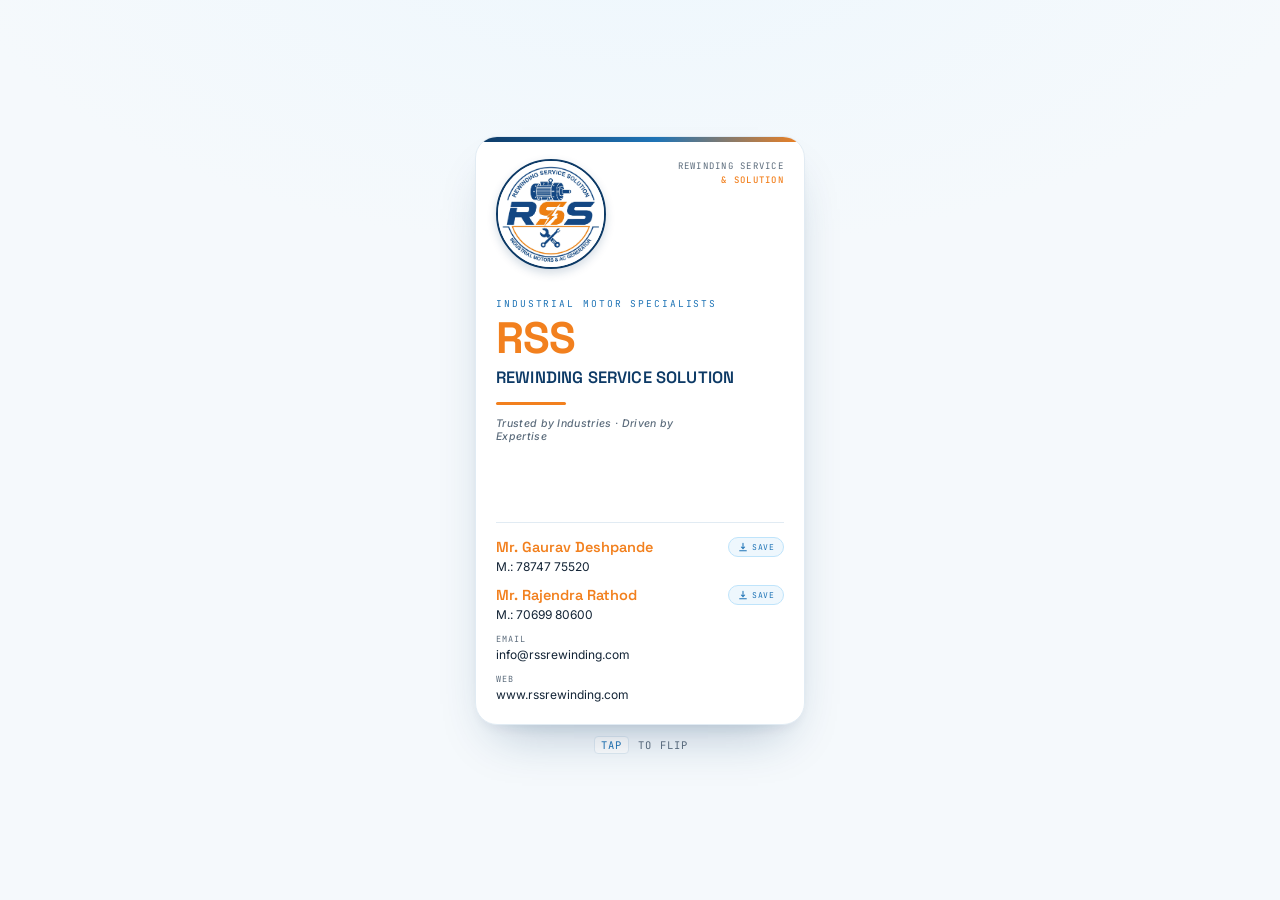
<file: index.html>
<!doctype html>
<html lang="en">

<head>
    <meta charset="UTF-8" />
    <meta name="viewport" content="width=device-width, initial-scale=1.0, maximum-scale=1" />
    <title>RSS — Rewinding Service Solution</title>

    <!-- Favicon -->
    <link rel="icon" type="image/jpeg" href="https://i.ibb.co/wZp1SK8t/favicon.png" />
    <link rel="apple-touch-icon" href="https://i.ibb.co/wZp1SK8t/favicon.png" />

    <!-- SEO -->
    <meta name="description" content="RSS Rewinding Service Solution, Vadodara — industrial motor, AC generator/alternator, servo/DC motor & submersible pump rewinding specialists. 24/7 emergency breakdown service. Tap to view contact details and save to your phone." />
    <meta name="keywords" content="RSS Rewinding Service Solution, motor rewinding Vadodara, AC generator rewinding, alternator rewinding, servo motor rewinding, submersible pump rewinding, industrial motor repair Gujarat, emergency breakdown service" />
    <meta name="author" content="RSS Rewinding Service Solution" />
    <meta name="robots" content="index, follow" />

    <!-- Open Graph / WhatsApp, Facebook link preview -->
    <meta property="og:type" content="business.business" />
    <meta property="og:title" content="RSS — Rewinding Service Solution" />
    <meta property="og:description" content="Industrial motor, generator & pump rewinding specialists in Vadodara. Trusted by industries, driven by expertise. Tap to view contact details and save to your phone." />
    <meta property="og:site_name" content="RSS Rewinding Service Solution" />
    <meta property="og:image" content="https://i.ibb.co/QvBYwB5M/Main.png" />

    <!-- Twitter card -->
    <meta name="twitter:card" content="summary" />
    <meta name="twitter:title" content="RSS — Rewinding Service Solution" />
    <meta name="twitter:description" content="Industrial motor, generator & pump rewinding specialists in Vadodara. 24/7 emergency breakdown service." />
    <meta name="twitter:image" content="https://i.ibb.co/QvBYwB5M/Main.png" />

    <link rel="preconnect" href="https://fonts.googleapis.com" />
    <link rel="preconnect" href="https://fonts.gstatic.com" crossorigin />
    <link
        href="https://fonts.googleapis.com/css2?family=Space+Grotesk:wght@500;600;700&family=Inter:wght@400;500;600;700&family=JetBrains+Mono:wght@400;500&display=swap"
        rel="stylesheet" />
    <style>
        :root {
            --navy: #0d3a66;
            --navy-deep: #082138;
            --blue: #1f74b6;
            --sky: #bfe4fb;
            --sky-pale: #eef7fd;
            --orange: #f2801e;
            --orange-dim: #f8ad6b;
            --paper: #ffffff;
            --paper-tint: #f5f9fc;
            --ink: #132436;
            --ink-dim: #5c6c7c;
            --line: #e1ebf3;
            --radius: 22px;
        }

        * {
            box-sizing: border-box;
        }

        html,
        body {
            height: 100%;
        }

        body {
            margin: 0;
            min-height: 100dvh;
            display: flex;
            flex-direction: column;
            align-items: center;
            justify-content: center;
            gap: 22px;
            background:
                radial-gradient(ellipse 90% 60% at 50% -8%, var(--sky-pale) 0%, var(--paper-tint) 60%),
                var(--paper-tint);
            font-family: "Inter", sans-serif;
            color: var(--ink);
            padding: 36px 18px;
            overflow-x: hidden;
        }

        .stage {
            position: relative;
            width: 100%;
            max-width: 330px;
            perspective: 1700px;
            -webkit-perspective: 1700px;
        }

        .card-wrap {
            width: 100%;
            aspect-ratio: 0.56/1;
            max-height: 92vh;
            position: relative;
            transform-style: preserve-3d;
            -webkit-transform-style: preserve-3d;
            cursor: pointer;
            outline: none;
            opacity: 0;
            transform: translateY(24px) scale(.97);
            animation: riseIn .8s cubic-bezier(.16, .9, .28, 1) .1s forwards;
        }

        @keyframes riseIn {
            to {
                opacity: 1;
                transform: translateY(0) scale(1);
            }
        }

        @keyframes fadeIn {
            to {
                opacity: 1;
            }
        }

        .card {
            position: absolute;
            inset: 0;
            transform-style: preserve-3d;
            -webkit-transform-style: preserve-3d;
            transition: transform .15s ease-out;
            will-change: transform;
        }

        .card.flipping {
            transition: transform .7s cubic-bezier(.4, .1, .2, 1);
        }

        /* Outer layer: ONLY handles the 3D transform + backface-visibility.
           iOS Safari fails to hide the back face if border-radius/overflow
           live on the same element as backface-visibility, so those are
           moved to .face-inner below. */
        .face {
            position: absolute;
            inset: 0;
            backface-visibility: hidden;
            -webkit-backface-visibility: hidden;
            transform: translateZ(0);
            -webkit-transform: translateZ(0);
        }

        .face.back {
            transform: rotateY(180deg) translateZ(0);
            -webkit-transform: rotateY(180deg) translateZ(0);
        }

        /* Inner layer: visual styling only */
        .face-inner {
            position: absolute;
            inset: 0;
            border-radius: var(--radius);
            background: var(--paper);
            border: 1px solid var(--line);
            overflow: hidden;
            display: flex;
            flex-direction: column;
            padding: 22px 20px;
            box-shadow:
                0 26px 50px -22px rgba(13, 58, 102, .32),
                0 8px 18px -10px rgba(13, 58, 102, .14);
        }

        /* signature: a single quiet accent bar along the top edge */
        .topbar {
            position: absolute;
            top: 0;
            left: 0;
            right: 0;
            height: 5px;
            z-index: 0;
            background: linear-gradient(90deg, var(--navy) 0%, var(--blue) 55%, var(--orange) 100%);
        }

        .content {
            position: relative;
            z-index: 1;
            height: 100%;
            display: flex;
            flex-direction: column;
        }

        .row-top {
            display: flex;
            align-items: flex-start;
            justify-content: space-between;
        }

        .logo {
            width: 110px;
            height: 110px;
            border-radius: 50%;
            overflow: hidden;
            display: flex;
            align-items: center;
            justify-content: center;
            background: var(--paper);
            border: 2px solid var(--navy);
            flex-shrink: 0;
            box-shadow: 0 4px 10px rgba(13, 58, 102, .18);
        }

        .logo img {
            width: 100%;
            height: 100%;
            object-fit: cover;
        }

        .eyebrow {
            font-family: "JetBrains Mono", monospace;
            font-size: 9px;
            letter-spacing: .14em;
            text-transform: uppercase;
            color: var(--ink-dim);
            text-align: right;
            line-height: 1.6;
            max-width: 130px;
        }

        .eyebrow b {
            color: var(--orange);
            font-weight: 500;
        }

        .identity-block {
            margin-top: 22px;
        }

        .company-tag {
            display: inline-block;
            font-family: "JetBrains Mono", monospace;
            font-size: 9.5px;
            letter-spacing: .2em;
            text-transform: uppercase;
            color: var(--blue);
            margin-bottom: 8px;
        }

        .name {
            margin: 0;
            font-family: "Space Grotesk", sans-serif;
            font-weight: 700;
            font-size: 44px;
            line-height: .95;
            letter-spacing: -1px;
            color: var(--orange);
        }

        .name span {
            display: block;
            margin-top: 8px;
            font-size: 16.5px;
            font-weight: 600;
            letter-spacing: .01em;
            line-height: 1.25;
            color: var(--navy);
            text-transform: uppercase;
        }

        .title-divider {
            width: 70px;
            height: 3px;
            margin: 14px 0 12px;
            border-radius: 50px;
            background: var(--orange);
        }

        .role {
            margin: 0;
            font-size: 10.5px;
            font-weight: 500;
            color: var(--ink-dim);
            letter-spacing: .03em;
            max-width: 230px;
            font-style: italic;
        }

        .spacer {
            flex: 1;
        }

        .divider {
            height: 1px;
            background: var(--line);
            margin: 14px 0;
        }

        .contact-grid {
            display: flex;
            flex-direction: column;
            gap: 11px;
        }

        .contact-item {
            display: flex;
            flex-direction: column;
            gap: 2px;
            min-width: 0;
        }

        .contact-item .k {
            font-family: "JetBrains Mono", monospace;
            font-size: 8.5px;
            letter-spacing: .12em;
            text-transform: uppercase;
            color: var(--ink-dim);
        }

        .contact-item .k.person-name {
            font-family: "Space Grotesk", sans-serif;
            font-size: 14.5px;
            font-weight: 600;
            letter-spacing: 0;
            text-transform: none;
            color: var(--orange);
        }

        .contact-item .v {
            font-size: 12px;
            color: var(--ink);
            white-space: nowrap;
            overflow: hidden;
            text-overflow: ellipsis;
        }

        .contact-item .v a {
            color: inherit;
            text-decoration: none;
            border-bottom: 1px solid transparent;
            transition: border-color .2s, color .2s;
        }

        .contact-item .v a:hover {
            border-color: var(--orange);
            color: var(--orange);
        }

        .contact-row {
            display: flex;
            align-items: center;
            justify-content: space-between;
            gap: 8px;
        }

        .save-btn {
            display: inline-flex;
            align-items: center;
            gap: 4px;
            flex-shrink: 0;
            font-family: "JetBrains Mono", monospace;
            font-size: 8px;
            letter-spacing: .06em;
            text-transform: uppercase;
            color: var(--blue);
            background: var(--sky-pale);
            border: 1px solid var(--sky);
            border-radius: 20px;
            padding: 4px 9px;
            cursor: pointer;
            transition: background .2s, color .2s, border-color .2s, transform .15s;
            white-space: nowrap;
        }

        .save-btn:hover {
            background: var(--orange);
            border-color: var(--orange);
            color: #fff;
        }

        .save-btn:active {
            transform: scale(.95);
        }

        .save-btn svg {
            width: 10px;
            height: 10px;
            flex-shrink: 0;
        }

        /* BACK */
        .back-head {
            display: flex;
            justify-content: space-between;
            align-items: flex-start;
        }

        .company-lockup {
            font-family: "Space Grotesk", sans-serif;
            font-weight: 700;
            font-size: 22px;
            line-height: 1.15;
            color: var(--orange);
        }

        .company-lockup span {
            display: block;
            font-size: 12.5px;
            font-weight: 600;
            color: var(--navy);
            letter-spacing: .01em;
            text-transform: uppercase;
            margin-top: 2px;
        }

        .company-sub {
            font-family: "JetBrains Mono", monospace;
            font-size: 8.5px;
            letter-spacing: .12em;
            text-transform: uppercase;
            color: var(--ink-dim);
            margin-top: 5px;
        }

        .back-mark {
            width: 44px;
            height: 44px;
            border-radius: 50%;
            background: var(--paper);
            border: 2px solid var(--navy);
            display: flex;
            align-items: center;
            justify-content: center;
            flex-shrink: 0;
            overflow: hidden;
        }

        .back-mark img {
            width: 100%;
            height: 100%;
            object-fit: cover;
        }

        /* SERVICES -> IMAGE GRID */
        .services-block {
            margin-top: 10px;
        }

        .services-title {
            font-family: "JetBrains Mono", monospace;
            font-size: 9px;
            letter-spacing: .14em;
            text-transform: uppercase;
            color: var(--blue);
            margin: 0 0 7px;
        }

        .services-grid {
            display: grid;
            grid-template-columns: 1fr 1fr;
            gap: 7px;
        }

        .service-item {
            display: flex;
            flex-direction: column;
            align-items: center;
            gap: 4px;
        }

        .service-img {
            position: relative;
            width: 100%;
            aspect-ratio: 1/1;
            border-radius: 12px;
            overflow: hidden;
            background: linear-gradient(135deg, var(--sky-pale), var(--sky));
            border: 1px solid var(--line);
        }

        .service-img img {
            position: absolute;
            inset: 0;
            width: 100%;
            height: 100%;
            object-fit: cover;
        }

        .service-label {
            font-family: "JetBrains Mono", monospace;
            font-size: 8.5px;
            letter-spacing: .04em;
            text-transform: uppercase;
            font-weight: 600;
            color: var(--navy);
            text-align: center;
        }

        .location-card {
            display: flex;
            align-items: flex-start;
            gap: 11px;
            background: var(--sky-pale);
            border: 1px solid var(--line);
            border-radius: 16px;
            padding: 10px 12px;
            margin: 10px 0 8px;
        }

        .location-pin {
            width: 32px;
            height: 32px;
            border-radius: 50%;
            background: var(--navy);
            display: flex;
            align-items: center;
            justify-content: center;
            flex-shrink: 0;
        }

        .location-pin svg {
            width: 16px;
            height: 16px;
        }

        .location-info {
            flex: 1;
            min-width: 0;
        }

        .location-label {
            display: block;
            font-family: "JetBrains Mono", monospace;
            font-size: 8.5px;
            letter-spacing: .12em;
            text-transform: uppercase;
            color: var(--blue);
            margin-bottom: 4px;
        }

        .location-addr {
            display: block;
            font-size: 10.5px;
            line-height: 1.45;
            color: var(--ink-dim);
        }

        .directions-btn {
            display: flex;
            align-items: center;
            justify-content: center;
            gap: 6px;
            width: 100%;
            font-family: "JetBrains Mono", monospace;
            font-size: 10px;
            letter-spacing: .08em;
            text-transform: uppercase;
            color: var(--navy);
            background: var(--paper);
            border: 1.5px solid var(--navy);
            border-radius: 30px;
            padding: 8px 12px;
            text-decoration: none;
            cursor: pointer;
            transition: background .2s, color .2s, transform .15s;
        }

        .directions-btn:hover {
            background: var(--navy);
            color: #fff;
        }

        .directions-btn:active {
            transform: scale(.97);
        }

        .directions-btn svg {
            width: 12px;
            height: 12px;
            flex-shrink: 0;
        }

        .back-foot {
            margin-top: auto;
            padding-top: 9px;
            border-top: 1px solid var(--line);
            display: flex;
            justify-content: space-between;
            align-items: center;
            font-family: "JetBrains Mono", monospace;
            font-size: 8.5px;
            letter-spacing: .06em;
            color: var(--ink-dim);
            gap: 8px;
        }

        .back-foot a {
            color: var(--blue);
            text-decoration: none;
            white-space: nowrap;
            overflow: hidden;
            text-overflow: ellipsis;
        }

        .back-foot a:hover {
            color: var(--orange);
        }

        .back-foot .gst {
            flex-shrink: 0;
        }

        .back-foot .gst b {
            color: var(--navy);
            font-weight: 600;
        }

        .hint {
            text-align: center;
            font-family: "JetBrains Mono", monospace;
            font-size: 10.5px;
            letter-spacing: .1em;
            text-transform: uppercase;
            color: var(--ink-dim);
            opacity: 0;
            animation: fadeIn .8s ease 1.2s forwards;
            user-select: none;
        }

        .hint kbd {
            display: inline-block;
            border: 1px solid var(--line);
            border-radius: 4px;
            padding: 1px 6px;
            font-family: inherit;
            color: var(--blue);
            margin: 0 2px;
            background: var(--paper);
        }

        @media (prefers-reduced-motion:reduce) {
            .card-wrap {
                animation: none;
                opacity: 1;
                transform: none;
            }

            .card {
                transition: none !important;
            }

            .hint {
                animation: none;
                opacity: 1;
            }
        }

        @media (max-width:380px) {
            .card-wrap {
                aspect-ratio: .52/1;
            }
        }

        :focus-visible {
            outline: 2px solid var(--orange);
            outline-offset: 3px;
        }
    </style>
</head>

<body>
    <div class="stage">
        <div class="card-wrap" id="cardWrap" tabindex="0" role="button"
            aria-label="Business card. Press Enter or click to flip." aria-pressed="false">
            <div class="card" id="card">

                <!-- FRONT -->
                <div class="face front">
                  <div class="face-inner">
                    <div class="topbar"></div>
                    <div class="content">
                        <div class="row-top">
                            <div class="logo">
                                <img src="../asset/logo.jpg" alt="RSS Logo" />
                            </div>
                            <div class="eyebrow">REWINDING SERVICE<br /><b>&amp; SOLUTION</b></div>
                        </div>

                        <div class="identity-block">
                            <span class="company-tag">Industrial Motor Specialists</span>
                            <h1 class="name">RSS<span>Rewinding Service Solution</span></h1>
                            <div class="title-divider"></div>
                            <p class="role">Trusted by Industries · Driven by Expertise</p>
                        </div>

                        <div class="spacer"></div>

                        <div>
                            <div class="divider"></div>
                            <div class="contact-grid">
                                <div class="contact-item">
                                    <div class="contact-row">
                                        <span class="k person-name">Mr. Gaurav Deshpande</span>
                                        <button class="save-btn" type="button"
                                            onclick="event.stopPropagation(); saveVCard('gaurav');">
                                            <svg viewBox="0 0 24 24" fill="none" stroke="currentColor"
                                                stroke-width="2.5" stroke-linecap="round" stroke-linejoin="round">
                                                <path d="M12 3v13m0 0l-4-4m4 4l4-4M4 21h16" />
                                            </svg>
                                            Save
                                        </button>
                                    </div>
                                    <span class="v"><a href="tel:+917874775520">M.: 78747 75520</a></span>
                                </div>
                                <div class="contact-item">
                                    <div class="contact-row">
                                        <span class="k person-name">Mr. Rajendra Rathod</span>
                                        <button class="save-btn" type="button"
                                            onclick="event.stopPropagation(); saveVCard('rajendra');">
                                            <svg viewBox="0 0 24 24" fill="none" stroke="currentColor"
                                                stroke-width="2.5" stroke-linecap="round" stroke-linejoin="round">
                                                <path d="M12 3v13m0 0l-4-4m4 4l4-4M4 21h16" />
                                            </svg>
                                            Save
                                        </button>
                                    </div>
                                    <span class="v"><a href="tel:+917069980600">M.: 70699 80600</a></span>
                                </div>
                                <div class="contact-item">
                                    <span class="k">Email</span>
                                    <span class="v"><a
                                            href="mailto:info@rssrewinding.com">info@rssrewinding.com</a></span>
                                </div>
                                <div class="contact-item">
                                    <span class="k">Web</span>
                                    <span class="v"><a href="https://www.rssrewinding.com" target="_blank"
                                            rel="noopener">www.rssrewinding.com</a></span>
                                </div>
                            </div>
                        </div>
                    </div>
                  </div>
                </div>

                <!-- BACK -->
                <div class="face back">
                  <div class="face-inner">
                    <div class="topbar"></div>
                    <div class="content">
                        <div class="back-head">
                            <div>
                                <div class="company-lockup">RSS<span>Rewinding Service Solution</span></div>
                                <div class="company-sub">Industrial Motor Specialists</div>
                            </div>
                            <div class="back-mark">
                                <img src="../asset/logo.jpg" alt="RSS Logo" />
                            </div>
                        </div>

                        <div class="services-block">
                            <p class="services-title">Our Expertise</p>
                            <div class="services-grid">
                                <div class="service-item">
                                    <div class="service-img">
                                        <img src="../asset/Induction motor.png" alt="Induction Motor Rewinding"
                                            onerror="this.style.display='none'" />
                                    </div>
                                    <span class="service-label">Induction Motor</span>
                                </div>
                                <div class="service-item">
                                    <div class="service-img">
                                        <img src="../asset/AC generator.png" alt="AC Generator Rewinding"
                                            onerror="this.style.display='none'" />
                                    </div>
                                    <span class="service-label">AC Generator</span>
                                </div>
                                <div class="service-item">
                                    <div class="service-img">
                                        <img src="../asset/Submersible pump.png" alt="Submersible Pump Repair"
                                            onerror="this.style.display='none'" />
                                    </div>
                                    <span class="service-label">Submersible Pump</span>
                                </div>
                                <div class="service-item">
                                    <div class="service-img">
                                        <img src="../asset/24.png" alt="24x7 Emergency Service"
                                            onerror="this.style.display='none'" />
                                    </div>
                                    <span class="service-label">24x7 Emergency</span>
                                </div>
                            </div>
                        </div>

                        <div class="location-card">
                            <div class="location-pin">
                                <svg viewBox="0 0 24 24" fill="none" stroke="#fff" stroke-width="2"
                                    stroke-linecap="round" stroke-linejoin="round">
                                    <path d="M21 10c0 6-9 12-9 12s-9-6-9-12a9 9 0 0 1 18 0Z" />
                                    <circle cx="12" cy="10" r="3" />
                                </svg>
                            </div>
                            <div class="location-info">
                                <span class="location-label">Visit Us</span>
                                <span class="location-addr">Jay Ranchod Complex, Post - Manjusar, Taluka - Savli,
                                    District Vadodara - 391775</span>
                            </div>
                        </div>
                        <a class="directions-btn"
                            href="https://www.google.com/maps/search/?api=1&query=22.4438455,73.1897571"
                            target="_blank" rel="noopener">
                            <svg viewBox="0 0 24 24" fill="none" stroke="currentColor" stroke-width="2.5"
                                stroke-linecap="round" stroke-linejoin="round">
                                <path d="M9 18l6-6-6-6" />
                            </svg>
                            Get Directions
                        </a>

                        <div class="back-foot">
                            <a href="mailto:info@rssrewinding.com">info@rssrewinding.com</a>
                            <span class="gst">GSTIN <b>24ABOFR2030E1ZJ</b></span>
                        </div>
                    </div>
                  </div>
                </div>

            </div>
        </div>

        <p class="hint"><kbd>tap</kbd> to flip</p>
        <!-- <p class="hint"><kbd>hover</kbd> to tilt &nbsp;·&nbsp; <kbd>tap</kbd> to flip</p> -->
    </div>

    <script>
        function saveVCard(person) {
            const people = {
                gaurav: {
                    name: "Gaurav Deshpande",
                    title: "Managing Partner",
                    tel: "+91 78747 75520",
                    email: "gaurav@rssrewinding.com"
                },
                rajendra: {
                    name: "Rajendra Rathod",
                    title: "Managing Partner",
                    tel: "+91 70699 80600",
                    email: "rajendra@rssrewinding.com"
                }
            };
            const p = people[person];
            if (!p) return;
            const nameParts = p.name.split(" ");
            const family = nameParts.pop();
            const given = nameParts.join(" ");
            const vcf = [
                "BEGIN:VCARD",
                "VERSION:3.0",
                `N:${family};${given};;;`,
                `FN:${p.name}`,
                "ORG:RSS - Rewinding Service Solution",
                `TITLE:${p.title}`,
                `TEL;TYPE=CELL,VOICE:${p.tel}`,
                `EMAIL;TYPE=INTERNET:${p.email}`,
                "URL:https://www.rssrewinding.com",
                "END:VCARD"
            ].join("\r\n");

            const filename = p.name.replace(/\s+/g, "_") + ".vcf";
            const isAndroid = /Android/i.test(navigator.userAgent);

            if (isAndroid) {
                // Android: navigate straight to the vCard as text/x-vcard content
                // (no "download" attribute) so Chrome/Android hands it to the
                // Contacts app chooser directly instead of just saving a file
                // to Downloads.
                const dataUri = "data:text/x-vcard;charset=utf-8," + encodeURIComponent(vcf);
                window.location.href = dataUri;
            } else {
                // iOS / desktop: Blob download works reliably here — iOS Safari
                // shows the "Add to Contacts" preview when the .vcf is opened,
                // and desktop OSes import it via double-click.
                const blob = new Blob([vcf], { type: "text/vcard;charset=utf-8" });
                const url = URL.createObjectURL(blob);
                const a = document.createElement("a");
                a.href = url;
                a.download = filename;
                document.body.appendChild(a);
                a.click();
                document.body.removeChild(a);
                setTimeout(() => URL.revokeObjectURL(url), 3000);
            }
        }

        (function () {
            const wrap = document.getElementById("cardWrap");
            const card = document.getElementById("card");
            let flipped = false;
            let rafId = null;
            const isCoarse = window.matchMedia("(hover: none), (pointer: coarse)").matches;

            function applyTilt(x, y, rect) {
                const px = (x - rect.left) / rect.width;
                const py = (y - rect.top) / rect.height;
                const rotY = (px - 0.5) * 12;
                const rotX = (0.5 - py) * 8;
                const baseFlip = flipped ? 180 : 0;
                card.style.transform = `rotateY(${baseFlip + (flipped ? -rotY : rotY)}deg) rotateX(${rotX}deg)`;
            }
            function resetTilt() {
                card.style.transform = `rotateY(${flipped ? 180 : 0}deg) rotateX(0deg)`;
            }
            if (!isCoarse) {
                wrap.addEventListener("mousemove", (e) => {
                    const rect = wrap.getBoundingClientRect();
                    if (rafId) cancelAnimationFrame(rafId);
                    rafId = requestAnimationFrame(() => applyTilt(e.clientX, e.clientY, rect));
                });
                wrap.addEventListener("mouseleave", () => {
                    card.classList.add("flipping");
                    resetTilt();
                    setTimeout(() => card.classList.remove("flipping"), 700);
                });
            }
            function doFlip() {
                flipped = !flipped;
                card.classList.add("flipping");
                card.style.transform = `rotateY(${flipped ? 180 : 0}deg) rotateX(0deg)`;
                wrap.setAttribute("aria-pressed", String(flipped));
                setTimeout(() => card.classList.remove("flipping"), 700);
            }
            wrap.addEventListener("click", doFlip);
            wrap.addEventListener("keydown", (e) => {
                if (e.key === "Enter" || e.key === " ") {
                    e.preventDefault();
                    doFlip();
                }
            });
        })();
    </script>
</body>

</html>
</file>
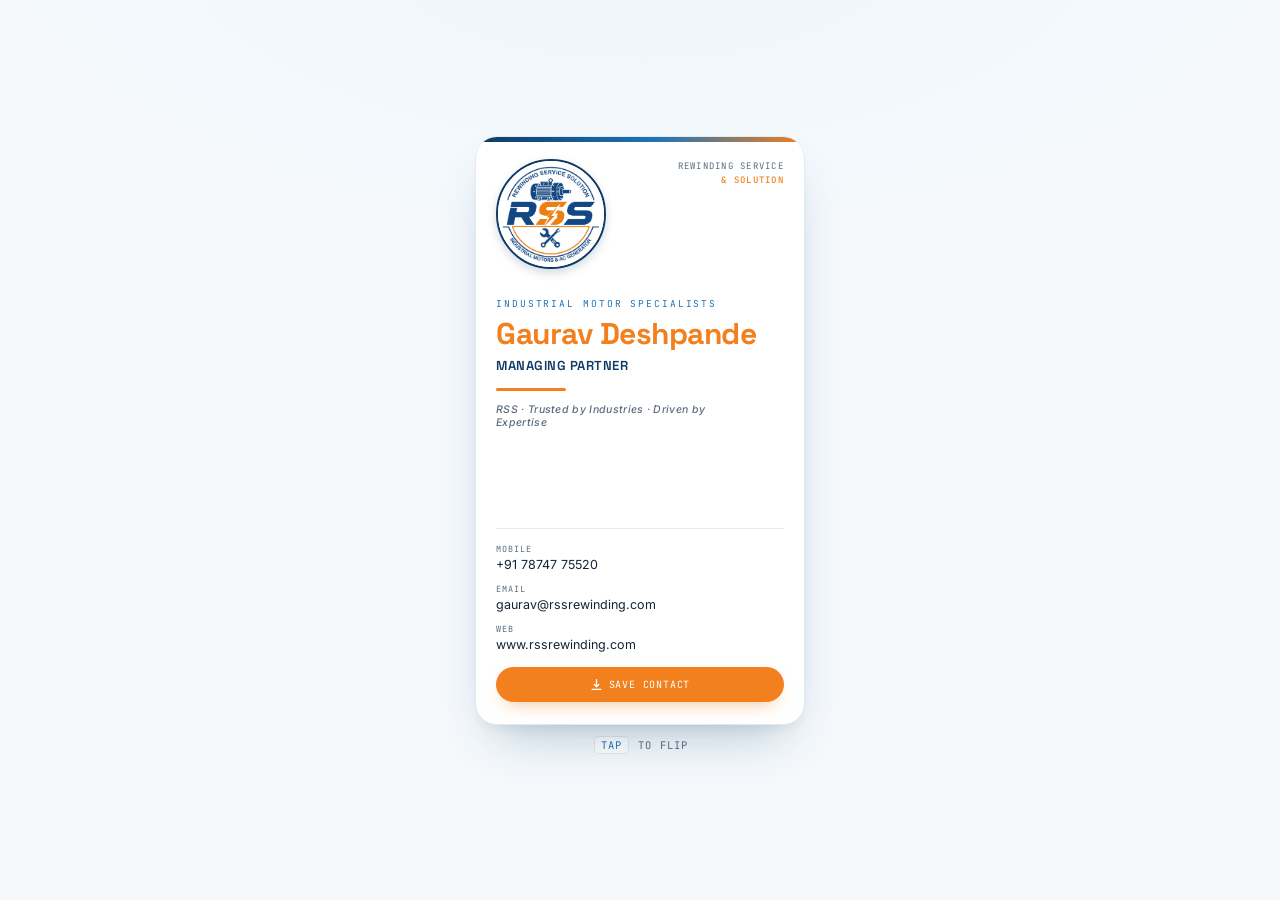
<file: Gaurav/index.html>
<!doctype html>
<html lang="en">

<head>
    <meta charset="UTF-8" />
    <meta name="viewport" content="width=device-width, initial-scale=1.0, maximum-scale=1" />
    <title>Gaurav Deshpande — RSS Rewinding Service Solution</title>
    <!-- Favicon -->
    <link rel="icon" type="image/jpeg" href="https://i.ibb.co/wZp1SK8t/favicon.png" />
    <link rel="apple-touch-icon" href="https://i.ibb.co/wZp1SK8t/favicon.png" />
    <meta name="description" content="Digital business card for Gaurav Deshpande, Managing Partner at RSS Rewinding Service Solution, Vadodara. Industrial motor rewinding, AC generator rewinding, submersible pump rewinding & emergency breakdown service. Call +91 78747 75520." />
    <meta name="keywords" content="RSS Rewinding Service Solution, motor rewinding Vadodara, AC generator rewinding, submersible pump rewinding, Gaurav Deshpande, industrial motor repair Gujarat" />
    <meta name="author" content="RSS Rewinding Service Solution" />
    <meta name="robots" content="index, follow" />

    <!-- Open Graph / WhatsApp, Facebook link preview -->
    <meta property="og:type" content="profile" />
    <meta property="og:title" content="Gaurav Deshpande — Managing Partner, RSS Rewinding Service Solution" />
    <meta property="og:description" content="Industrial motor rewinding specialists in Vadodara. Tap to view contact details and save to your phone." />
    <meta property="og:site_name" content="RSS Rewinding Service Solution" />
    <meta property="og:image" content="https://i.ibb.co/RT6SH0x2/Gaurav.png" />

    <!-- Twitter card -->
    <meta name="twitter:card" content="summary" />
    <meta name="twitter:title" content="Gaurav Deshpande — RSS Rewinding Service Solution" />
    <meta name="twitter:description" content="Managing Partner, RSS Rewinding Service Solution. Industrial motor, generator & pump rewinding specialists in Vadodara." />
    <meta name="twitter:image" content="https://i.ibb.co/RT6SH0x2/Gaurav.png" />
    <link rel="preconnect" href="https://fonts.googleapis.com" />
    <link rel="preconnect" href="https://fonts.gstatic.com" crossorigin />
    <link
        href="https://fonts.googleapis.com/css2?family=Space+Grotesk:wght@500;600;700&family=Inter:wght@400;500;600;700&family=JetBrains+Mono:wght@400;500&display=swap"
        rel="stylesheet" />
     <!-- This links your styles.css file -->
    <link rel="stylesheet" href="../css/styles.css">
</head>

<body>
    <div class="stage">
        <div class="card-wrap" id="cardWrap" tabindex="0" role="button"
            aria-label="Business card. Press Enter or click to flip." aria-pressed="false">
            <div class="card" id="card">

                <!-- FRONT -->
                <div class="face front">
                  <div class="face-inner">
                    <div class="topbar"></div>
                    <div class="content">
                        <div class="row-top">
                            <div class="logo">
                                <img src="../asset/logo.jpg" alt="RSS Logo">
                            </div>
                            <div class="eyebrow">REWINDING SERVICE<br /><b>&amp; SOLUTION</b></div>
                        </div>

                        <div class="identity-block">
                            <span class="company-tag">Industrial Motor Specialists</span>
                            <h1 class="name">Gaurav Deshpande<span>Managing Partner</span></h1>
                            <div class="title-divider"></div>
                            <p class="role">RSS · Trusted by Industries · Driven by Expertise</p>
                        </div>

                        <div class="spacer"></div>

                        <div>
                            <div class="divider"></div>
                            <div class="contact-grid">
                                <div class="contact-item">
                                    <span class="k">Mobile</span>
                                    <span class="v"><a href="tel:+917874775520">+91 78747 75520</a></span>
                                </div>
                                <div class="contact-item">
                                    <span class="k">Email</span>
                                    <span class="v"><a
                                            href="mailto:gaurav@rssrewinding.com">gaurav@rssrewinding.com</a></span>
                                </div>
                                <div class="contact-item">
                                    <span class="k">Web</span>
                                    <span class="v"><a href="https://www.rssrewinding.com" target="_blank"
                                            rel="noopener">www.rssrewinding.com</a></span>
                                </div>
                                <div class="save-btn-row">
                                    <button class="save-btn" type="button"
                                        onclick="event.stopPropagation(); saveVCard();">
                                        <svg viewBox="0 0 24 24" fill="none" stroke="currentColor" stroke-width="2.5"
                                            stroke-linecap="round" stroke-linejoin="round">
                                            <path d="M12 3v13m0 0l-4-4m4 4l4-4M4 21h16" />
                                        </svg>
                                        Save Contact
                                    </button>
                                </div>
                            </div>
                        </div>
                    </div>
                  </div>
                </div>

                <!-- BACK -->
                <div class="face back">
                  <div class="face-inner">
                    <div class="topbar"></div>
                    <div class="content">
                        <div class="back-head">
                            <div>
                                <div class="company-lockup">RSS<span>Rewinding Service Solution</span></div>
                                <div class="company-sub">Industrial Motor Specialists</div>
                            </div>
                            <div class="back-mark">
                                <img src="../asset/logo.jpg" alt="RSS Logo">
                            </div>
                        </div>

                        <div class="services-block">
                            <p class="services-title">Our Expertise</p>
                            <div class="services-grid">
                                <div class="service-item">
                                    <div class="service-img">
                                        <img src="../asset/Induction motor.png" alt="Induction Motor Rewinding"
                                            onerror="this.style.display='none'" />
                                    </div>
                                    <span class="service-label">Induction Motor</span>
                                </div>
                                <div class="service-item">
                                    <div class="service-img">
                                        <img src="../asset/AC generator.png" alt="AC Generator Rewinding"
                                            onerror="this.style.display='none'" />
                                    </div>
                                    <span class="service-label">AC Generator</span>
                                </div>
                                <div class="service-item">
                                    <div class="service-img">
                                        <img src="../asset/Submersible pump.png" alt="Submersible Pump Repair"
                                            onerror="this.style.display='none'" />
                                    </div>
                                    <span class="service-label">Submersible Pump</span>
                                </div>
                                <div class="service-item">
                                    <div class="service-img">
                                        <img src="../asset/24.png" alt="24x7 Emergency Service"
                                            onerror="this.style.display='none'" />
                                    </div>
                                    <span class="service-label">24x7 Emergency</span>
                                </div>
                            </div>
                        </div>

                        <div class="location-card">
                            <div class="location-pin">
                                <svg viewBox="0 0 24 24" fill="none" stroke="#fff" stroke-width="2"
                                    stroke-linecap="round" stroke-linejoin="round">
                                    <path d="M21 10c0 6-9 12-9 12s-9-6-9-12a9 9 0 0 1 18 0Z" />
                                    <circle cx="12" cy="10" r="3" />
                                </svg>
                            </div>
                            <div class="location-info">
                                <span class="location-label">Visit Us</span>
                                <span class="location-addr">Jay Ranchod Complex, Post - Manjusar, Taluka - Savli,
                                    District Vadodara - 391775</span>
                            </div>
                        </div>
                        <a class="directions-btn"
                            href="https://www.google.com/maps/search/?api=1&query=22.4438455,73.1897571"
                            target="_blank" rel="noopener">
                            <svg viewBox="0 0 24 24" fill="none" stroke="currentColor" stroke-width="2.5"
                                stroke-linecap="round" stroke-linejoin="round">
                                <path d="M9 18l6-6-6-6" />
                            </svg>
                            Get Directions
                        </a>

                        <div class="back-foot">
                            <a href="mailto:gaurav@rssrewinding.com">gaurav@rssrewinding.com</a>
                            <span class="gst">GSTIN <b>24ABOFR2030E1ZJ</b></span>
                        </div>
                    </div>
                  </div>
                </div>

            </div>
        </div>

        <p class="hint"><kbd>tap</kbd> to flip</p>
        <!-- <p class="hint"><kbd>hover</kbd> to tilt &nbsp;·&nbsp; <kbd>tap</kbd> to flip</p> -->
    </div>

    <!-- script -->
    <script src="../Gaurav/script.js" defer></script>
    
</body>

</html>
</file>
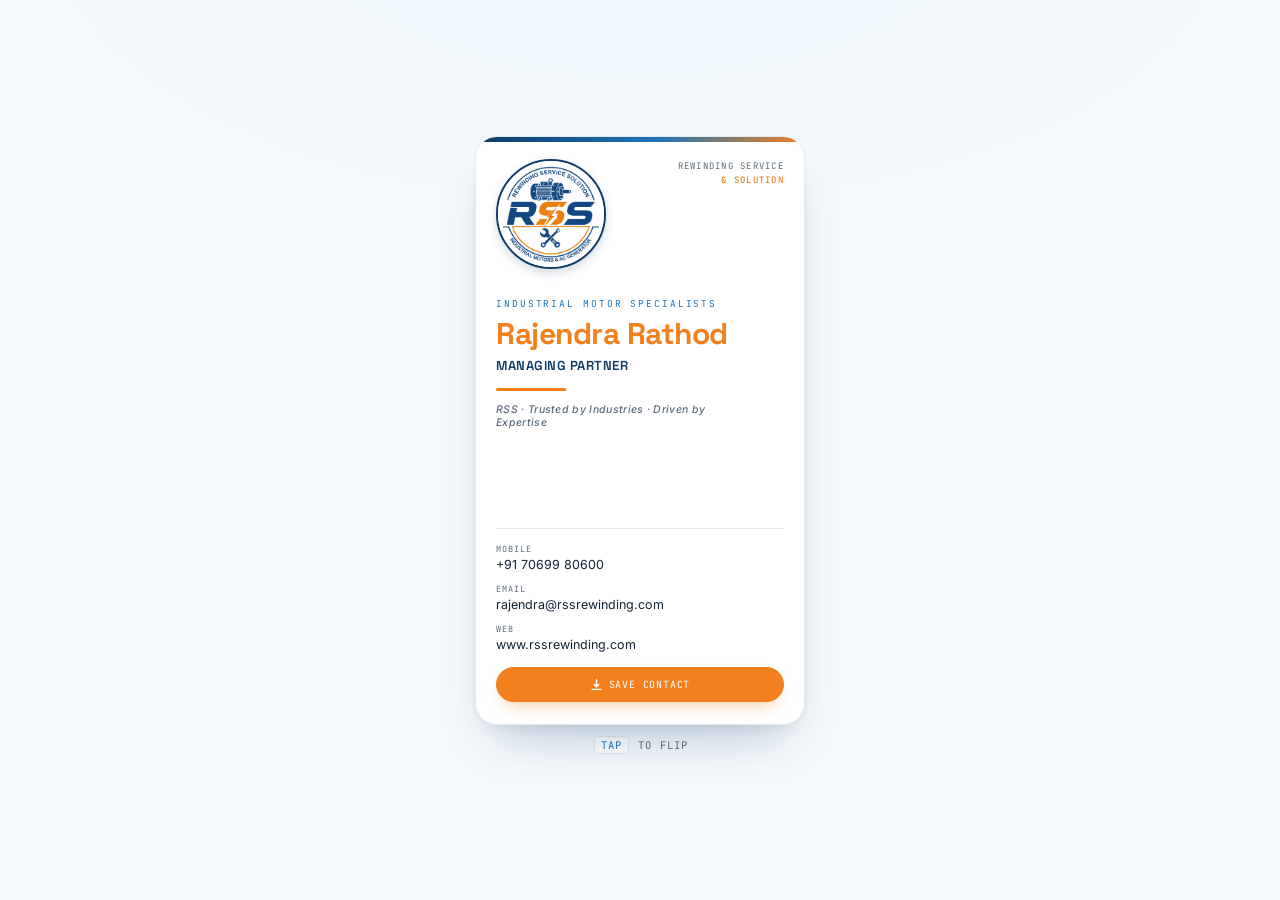
<file: Rajendra/index.html>
<!doctype html>
<html lang="en">

<head>
    <meta charset="UTF-8" />
    <meta name="viewport" content="width=device-width, initial-scale=1.0, maximum-scale=1" />
    <title>Rajendra Rathod — RSS Rewinding Service Solution</title>

    <!-- Favicon -->
    <link rel="icon" type="image/jpeg" href="https://i.ibb.co/wZp1SK8t/favicon.png" />
    <link rel="apple-touch-icon" href="https://i.ibb.co/wZp1SK8t/favicon.png" />
    <meta name="description" content="Digital business card for Rajendra Rathod, Managing Partner at RSS Rewinding Service Solution, Vadodara. Industrial motor rewinding, AC generator rewinding, submersible pump rewinding & emergency breakdown service. Call +91 70699 80600." />
    <meta name="keywords" content="RSS Rewinding Service Solution, motor rewinding Vadodara, AC generator rewinding, submersible pump rewinding, Rajendra Rathod, industrial motor repair Gujarat" />
    <meta name="author" content="RSS Rewinding Service Solution" />
    <meta name="robots" content="index, follow" />

    <!-- Open Graph / WhatsApp, Facebook link preview -->
    <meta property="og:type" content="profile" />
    <meta property="og:title" content="Rajendra Rathod — Managing Partner, RSS Rewinding Service Solution" />
    <meta property="og:description" content="Industrial motor rewinding specialists in Vadodara. Tap to view contact details and save to your phone." />
    <meta property="og:site_name" content="RSS Rewinding Service Solution" />
    <meta property="og:image" content="https://i.ibb.co/rR7CrKSV/Rajendra.png" />

    <!-- Twitter card -->
    <meta name="twitter:card" content="summary" />
    <meta name="twitter:title" content="Rajendra Rathod — RSS Rewinding Service Solution" />
    <meta name="twitter:description" content="Managing Partner, RSS Rewinding Service Solution. Industrial motor, generator & pump rewinding specialists in Vadodara." />
    <meta name="twitter:image" content="https://i.ibb.co/rR7CrKSV/Rajendra.png" />
    <link rel="preconnect" href="https://fonts.googleapis.com" />
    <link rel="preconnect" href="https://fonts.gstatic.com" crossorigin />
    <link
        href="https://fonts.googleapis.com/css2?family=Space+Grotesk:wght@500;600;700&family=Inter:wght@400;500;600;700&family=JetBrains+Mono:wght@400;500&display=swap"
        rel="stylesheet" />
    <!-- This links your styles.css file -->
    <link rel="stylesheet" href="../css/styles.css">
</head>

<body>
    <div class="stage">
        <div class="card-wrap" id="cardWrap" tabindex="0" role="button"
            aria-label="Business card. Press Enter or click to flip." aria-pressed="false">
            <div class="card" id="card">

                <!-- FRONT -->
                <div class="face front">
                  <div class="face-inner">
                    <div class="topbar"></div>
                    <div class="content">
                        <div class="row-top">
                            <div class="logo">
                                <img src="../asset/logo.jpg" alt="RSS Logo">
                            </div>
                            <div class="eyebrow">REWINDING SERVICE<br /><b>&amp; SOLUTION</b></div>
                        </div>

                        <div class="identity-block">
                            <span class="company-tag">Industrial Motor Specialists</span>
                            <h1 class="name">Rajendra Rathod<span>Managing Partner</span></h1>
                            <div class="title-divider"></div>
                            <p class="role">RSS · Trusted by Industries · Driven by Expertise</p>
                        </div>

                        <div class="spacer"></div>

                        <div>
                            <div class="divider"></div>
                            <div class="contact-grid">
                                <div class="contact-item">
                                    <span class="k">Mobile</span>
                                    <span class="v"><a href="tel:+917069980600">+91 70699 80600</a></span>
                                </div>
                                <div class="contact-item">
                                    <span class="k">Email</span>
                                    <span class="v"><a
                                            href="mailto:rajendra@rssrewinding.com">rajendra@rssrewinding.com</a></span>
                                </div>
                                <div class="contact-item">
                                    <span class="k">Web</span>
                                    <span class="v"><a href="https://www.rssrewinding.com" target="_blank"
                                            rel="noopener">www.rssrewinding.com</a></span>
                                </div>
                                <div class="save-btn-row">
                                    <button class="save-btn" type="button"
                                        onclick="event.stopPropagation(); saveVCard();">
                                        <svg viewBox="0 0 24 24" fill="none" stroke="currentColor" stroke-width="2.5"
                                            stroke-linecap="round" stroke-linejoin="round">
                                            <path d="M12 3v13m0 0l-4-4m4 4l4-4M4 21h16" />
                                        </svg>
                                        Save Contact
                                    </button>
                                </div>
                            </div>
                        </div>
                    </div>
                  </div>
                </div>

                <!-- BACK -->
                <div class="face back">
                  <div class="face-inner">
                    <div class="topbar"></div>
                    <div class="content">
                        <div class="back-head">
                            <div>
                                <div class="company-lockup">RSS<span>Rewinding Service Solution</span></div>
                                <div class="company-sub">Industrial Motor Specialists</div>
                            </div>
                            <div class="back-mark">
                                <img src="../asset/logo.jpg" alt="RSS Logo">
                            </div>
                        </div>

                        <div class="services-block">
                            <p class="services-title">Our Expertise</p>
                            <div class="services-grid">
                                <div class="service-item">
                                    <div class="service-img">
                                        <img src="../asset/Induction motor.png" alt="Induction Motor Rewinding"
                                            onerror="this.style.display='none'" />
                                    </div>
                                    <span class="service-label">Induction Motor</span>
                                </div>
                                <div class="service-item">
                                    <div class="service-img">
                                        <img src="../asset/AC generator.png" alt="AC Generator Rewinding"
                                            onerror="this.style.display='none'" />
                                    </div>
                                    <span class="service-label">AC Generator</span>
                                </div>
                                <div class="service-item">
                                    <div class="service-img">
                                        <img src="../asset/Submersible pump.png" alt="Submersible Pump Repair"
                                            onerror="this.style.display='none'" />
                                    </div>
                                    <span class="service-label">Submersible Pump</span>
                                </div>
                                <div class="service-item">
                                    <div class="service-img">
                                        <img src="../asset/24.png" alt="24x7 Emergency Service"
                                            onerror="this.style.display='none'" />
                                    </div>
                                    <span class="service-label">24x7 Emergency</span>
                                </div>
                            </div>
                        </div>

                        <div class="location-card">
                            <div class="location-pin">
                                <svg viewBox="0 0 24 24" fill="none" stroke="#fff" stroke-width="2"
                                    stroke-linecap="round" stroke-linejoin="round">
                                    <path d="M21 10c0 6-9 12-9 12s-9-6-9-12a9 9 0 0 1 18 0Z" />
                                    <circle cx="12" cy="10" r="3" />
                                </svg>
                            </div>
                            <div class="location-info">
                                <span class="location-label">Visit Us</span>
                                <span class="location-addr">Jay Ranchod Complex, Post - Manjusar, Taluka - Savli,
                                    District Vadodara - 391775</span>
                            </div>
                        </div>
                        <a class="directions-btn"
                            href="https://www.google.com/maps/search/?api=1&query=22.4438455,73.1897571"
                            target="_blank" rel="noopener">
                            <svg viewBox="0 0 24 24" fill="none" stroke="currentColor" stroke-width="2.5"
                                stroke-linecap="round" stroke-linejoin="round">
                                <path d="M9 18l6-6-6-6" />
                            </svg>
                            Get Directions
                        </a>

                        <div class="back-foot">
                            <a href="mailto:rajendra@rssrewinding.com">rajendra@rssrewinding.com</a>
                            <span class="gst">GSTIN <b>24ABOFR2030E1ZJ</b></span>
                        </div>
                    </div>
                  </div>
                </div>

            </div>
        </div>

        <p class="hint"><kbd>tap</kbd> to flip</p>
        <!-- <p class="hint"><kbd>hover</kbd> to tilt &nbsp;·&nbsp; <kbd>tap</kbd> to flip</p> -->
    </div>

    <script src="../Rajendra/script.js" defer></script>

</body>

</html>
</file>
<file: css/styles.css>
:root {
  --navy: #0d3a66;
  --navy-deep: #082138;
  --blue: #1f74b6;
  --sky: #bfe4fb;
  --sky-pale: #eef7fd;
  --orange: #f2801e;
  --orange-dim: #f8ad6b;
  --paper: #ffffff;
  --paper-tint: #f5f9fc;
  --ink: #132436;
  --ink-dim: #5c6c7c;
  --line: #e1ebf3;
  --radius: 22px;
}

* {
  box-sizing: border-box;
}

html,
body {
  height: 100%;
}

body {
  margin: 0;
  min-height: 100dvh;
  display: flex;
  flex-direction: column;
  align-items: center;
  justify-content: center;
  gap: 22px;
  background:
    radial-gradient(
      ellipse 90% 60% at 50% -8%,
      var(--sky-pale) 0%,
      var(--paper-tint) 60%
    ),
    var(--paper-tint);
  font-family: "Inter", sans-serif;
  color: var(--ink);
  padding: 36px 18px;
  overflow-x: hidden;
}

.stage {
  position: relative;
  width: 100%;
  max-width: 330px;
  perspective: 1700px;
  -webkit-perspective: 1700px;
}

.card-wrap {
  width: 100%;
  aspect-ratio: 0.56/1;
  max-height: 92vh;
  position: relative;
  transform-style: preserve-3d;
  -webkit-transform-style: preserve-3d;
  cursor: pointer;
  outline: none;
  opacity: 0;
  transform: translateY(24px) scale(0.97);
  animation: riseIn 0.8s cubic-bezier(0.16, 0.9, 0.28, 1) 0.1s forwards;
}

@keyframes riseIn {
  to {
    opacity: 1;
    transform: translateY(0) scale(1);
  }
}

@keyframes fadeIn {
  to {
    opacity: 1;
  }
}

.card {
  position: absolute;
  inset: 0;
  transform-style: preserve-3d;
  -webkit-transform-style: preserve-3d;
  transition: transform 0.15s ease-out;
  will-change: transform;
}

.card.flipping {
  transition: transform 0.7s cubic-bezier(0.4, 0.1, 0.2, 1);
}

/* Outer layer: ONLY handles the 3D transform + backface-visibility.
           iOS Safari fails to hide the back face if border-radius/overflow
           live on the same element as backface-visibility, so those are
           moved to .face-inner below. */
.face {
  position: absolute;
  inset: 0;
  backface-visibility: hidden;
  -webkit-backface-visibility: hidden;
  transform: translateZ(0);
  -webkit-transform: translateZ(0);
}

.face.back {
  transform: rotateY(180deg) translateZ(0);
  -webkit-transform: rotateY(180deg) translateZ(0);
}

/* Inner layer: visual styling only */
.face-inner {
  position: absolute;
  inset: 0;
  border-radius: var(--radius);
  background: var(--paper);
  border: 1px solid var(--line);
  overflow: hidden;
  display: flex;
  flex-direction: column;
  padding: 22px 20px;
  box-shadow:
    0 26px 50px -22px rgba(13, 58, 102, 0.32),
    0 8px 18px -10px rgba(13, 58, 102, 0.14);
}

.topbar {
  position: absolute;
  top: 0;
  left: 0;
  right: 0;
  height: 5px;
  z-index: 0;
  background: linear-gradient(
    90deg,
    var(--navy) 0%,
    var(--blue) 55%,
    var(--orange) 100%
  );
}

.content {
  position: relative;
  z-index: 1;
  height: 100%;
  display: flex;
  flex-direction: column;
}

.row-top {
  display: flex;
  align-items: flex-start;
  justify-content: space-between;
}

.logo {
  width: 110px;
  height: 110px;
  border-radius: 50%;
  overflow: hidden;
  display: flex;
  align-items: center;
  justify-content: center;
  background: var(--paper);
  border: 2px solid var(--navy);
  flex-shrink: 0;
  box-shadow: 0 4px 10px rgba(13, 58, 102, 0.18);
}

.logo img {
  width: 100%;
  height: 100%;
  object-fit: cover;
}

.eyebrow {
  font-family: "JetBrains Mono", monospace;
  font-size: 9px;
  letter-spacing: 0.14em;
  text-transform: uppercase;
  color: var(--ink-dim);
  text-align: right;
  line-height: 1.6;
  max-width: 130px;
}

.eyebrow b {
  color: var(--orange);
  font-weight: 500;
}

.identity-block {
  margin-top: 22px;
}

.company-tag {
  display: inline-block;
  font-family: "JetBrains Mono", monospace;
  font-size: 9.5px;
  letter-spacing: 0.2em;
  text-transform: uppercase;
  color: var(--blue);
  margin-bottom: 8px;
}

.name {
  margin: 0;
  font-family: "Space Grotesk", sans-serif;
  font-weight: 700;
  font-size: 30px;
  line-height: 1.05;
  letter-spacing: -0.5px;
  color: var(--orange);
}

.name span {
  display: block;
  margin-top: 8px;
  font-size: 13px;
  font-weight: 600;
  letter-spacing: 0.04em;
  line-height: 1.25;
  color: var(--navy);
  text-transform: uppercase;
}

.title-divider {
  width: 70px;
  height: 3px;
  margin: 14px 0 12px;
  border-radius: 50px;
  background: var(--orange);
}

.role {
  margin: 0;
  font-size: 10.5px;
  font-weight: 500;
  color: var(--ink-dim);
  letter-spacing: 0.03em;
  max-width: 230px;
  font-style: italic;
}

.spacer {
  flex: 1;
}

.divider {
  height: 1px;
  background: var(--line);
  margin: 14px 0;
}

.contact-grid {
  display: flex;
  flex-direction: column;
  gap: 11px;
}

.contact-item {
  display: flex;
  flex-direction: column;
  gap: 2px;
  min-width: 0;
}

.contact-item .k {
  font-family: "JetBrains Mono", monospace;
  font-size: 8.5px;
  letter-spacing: 0.12em;
  text-transform: uppercase;
  color: var(--ink-dim);
}

.contact-item .v {
  font-size: 12.5px;
  color: var(--ink);
  white-space: nowrap;
  overflow: hidden;
  text-overflow: ellipsis;
}

.contact-item .v a {
  color: inherit;
  text-decoration: none;
  border-bottom: 1px solid transparent;
  transition:
    border-color 0.2s,
    color 0.2s;
}

.contact-item .v a:hover {
  border-color: var(--orange);
  color: var(--orange);
}

.save-btn-row {
  margin-top: 4px;
}

.save-btn {
  display: inline-flex;
  align-items: center;
  justify-content: center;
  gap: 6px;
  width: 100%;
  font-family: "JetBrains Mono", monospace;
  font-size: 10px;
  letter-spacing: 0.08em;
  text-transform: uppercase;
  color: #fff;
  background: var(--orange);
  border: 1px solid var(--orange);
  border-radius: 30px;
  padding: 10px 12px;
  cursor: pointer;
  transition:
    background 0.2s,
    transform 0.15s,
    box-shadow 0.2s;
  box-shadow: 0 8px 18px -8px rgba(242, 128, 30, 0.55);
}

.save-btn:hover {
  background: #d96e12;
}

.save-btn:active {
  transform: scale(0.97);
}

.save-btn svg {
  width: 13px;
  height: 13px;
  flex-shrink: 0;
}

/* BACK */
.back-head {
  display: flex;
  justify-content: space-between;
  align-items: flex-start;
}

.company-lockup {
  font-family: "Space Grotesk", sans-serif;
  font-weight: 700;
  font-size: 22px;
  line-height: 1.15;
  color: var(--orange);
}

.company-lockup span {
  display: block;
  font-size: 12.5px;
  font-weight: 600;
  color: var(--navy);
  letter-spacing: 0.01em;
  text-transform: uppercase;
  margin-top: 2px;
}

.company-sub {
  font-family: "JetBrains Mono", monospace;
  font-size: 8.5px;
  letter-spacing: 0.12em;
  text-transform: uppercase;
  color: var(--ink-dim);
  margin-top: 5px;
}

.back-mark {
  width: 44px;
  height: 44px;
  border-radius: 50%;
  background: var(--paper);
  border: 2px solid var(--navy);
  display: flex;
  align-items: center;
  justify-content: center;
  flex-shrink: 0;
  overflow: hidden;
}

.back-mark img {
  width: 100%;
  height: 100%;
  object-fit: cover;
}

/* SERVICES -> IMAGE GRID */
.services-block {
  margin-top: 10px;
}

.services-title {
  font-family: "JetBrains Mono", monospace;
  font-size: 9px;
  letter-spacing: 0.14em;
  text-transform: uppercase;
  color: var(--blue);
  margin: 0 0 7px;
}

.services-grid {
  display: grid;
  grid-template-columns: 1fr 1fr;
  gap: 7px;
}

.service-item {
  display: flex;
  flex-direction: column;
  align-items: center;
  gap: 4px;
}

.service-img {
  position: relative;
  width: 100%;
  aspect-ratio: 1/1;
  border-radius: 12px;
  overflow: hidden;
  background: linear-gradient(135deg, var(--sky-pale), var(--sky));
  border: 1px solid var(--line);
}

.service-img img {
  position: absolute;
  inset: 0;
  width: 100%;
  height: 100%;
  object-fit: cover;
}

.service-label {
  font-family: "JetBrains Mono", monospace;
  font-size: 8.5px;
  letter-spacing: 0.04em;
  text-transform: uppercase;
  font-weight: 600;
  color: var(--navy);
  text-align: center;
}

.location-card {
  display: flex;
  align-items: flex-start;
  gap: 11px;
  background: var(--sky-pale);
  border: 1px solid var(--line);
  border-radius: 16px;
  padding: 10px 12px;
  margin: 10px 0 8px;
}

.location-pin {
  width: 32px;
  height: 32px;
  border-radius: 50%;
  background: var(--navy);
  display: flex;
  align-items: center;
  justify-content: center;
  flex-shrink: 0;
}

.location-pin svg {
  width: 16px;
  height: 16px;
}

.location-info {
  flex: 1;
  min-width: 0;
}

.location-label {
  display: block;
  font-family: "JetBrains Mono", monospace;
  font-size: 8.5px;
  letter-spacing: 0.12em;
  text-transform: uppercase;
  color: var(--blue);
  margin-bottom: 4px;
}

.location-addr {
  display: block;
  font-size: 10.5px;
  line-height: 1.45;
  color: var(--ink-dim);
}

.directions-btn {
  display: flex;
  align-items: center;
  justify-content: center;
  gap: 6px;
  width: 100%;
  font-family: "JetBrains Mono", monospace;
  font-size: 10px;
  letter-spacing: 0.08em;
  text-transform: uppercase;
  color: var(--navy);
  background: var(--paper);
  border: 1.5px solid var(--navy);
  border-radius: 30px;
  padding: 8px 12px;
  text-decoration: none;
  cursor: pointer;
  transition:
    background 0.2s,
    color 0.2s,
    transform 0.15s;
}

.directions-btn:hover {
  background: var(--navy);
  color: #fff;
}

.directions-btn:active {
  transform: scale(0.97);
}

.directions-btn svg {
  width: 12px;
  height: 12px;
  flex-shrink: 0;
}

.back-foot {
  margin-top: auto;
  padding-top: 9px;
  border-top: 1px solid var(--line);
  display: flex;
  justify-content: space-between;
  align-items: center;
  font-family: "JetBrains Mono", monospace;
  font-size: 8.5px;
  letter-spacing: 0.06em;
  color: var(--ink-dim);
  gap: 8px;
}

.back-foot a {
  color: var(--blue);
  text-decoration: none;
  white-space: nowrap;
  overflow: hidden;
  text-overflow: ellipsis;
}

.back-foot a:hover {
  color: var(--orange);
}

.back-foot .gst {
  flex-shrink: 0;
}

.back-foot .gst b {
  color: var(--navy);
  font-weight: 600;
}

.hint {
  text-align: center;
  font-family: "JetBrains Mono", monospace;
  font-size: 10.5px;
  letter-spacing: 0.1em;
  text-transform: uppercase;
  color: var(--ink-dim);
  opacity: 0;
  animation: fadeIn 0.8s ease 1.2s forwards;
  user-select: none;
}

.hint kbd {
  display: inline-block;
  border: 1px solid var(--line);
  border-radius: 4px;
  padding: 1px 6px;
  font-family: inherit;
  color: var(--blue);
  margin: 0 2px;
  background: var(--paper);
}

@media (prefers-reduced-motion: reduce) {
  .card-wrap {
    animation: none;
    opacity: 1;
    transform: none;
  }

  .card {
    transition: none !important;
  }

  .hint {
    animation: none;
    opacity: 1;
  }
}

@media (max-width: 380px) {
  .card-wrap {
    aspect-ratio: 0.52/1;
  }
}

:focus-visible {
  outline: 2px solid var(--orange);
  outline-offset: 3px;
}
</file>
